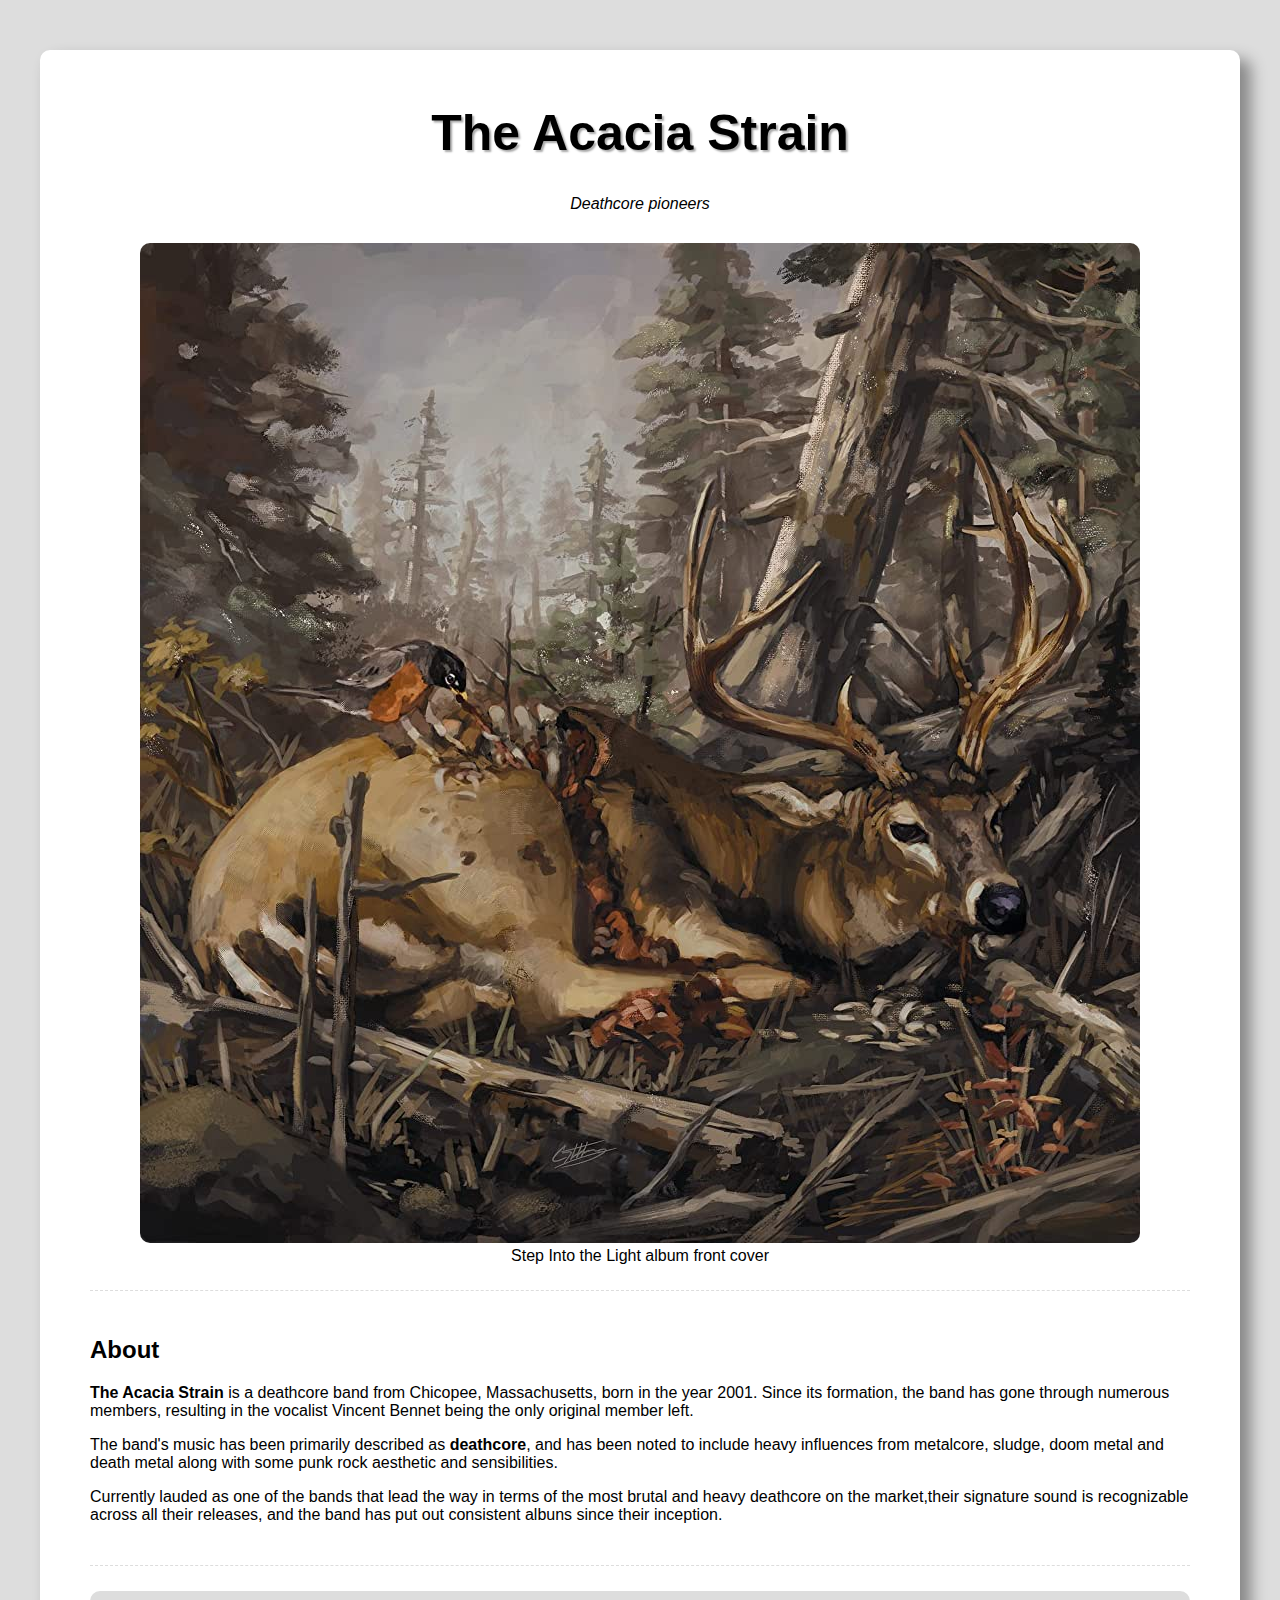
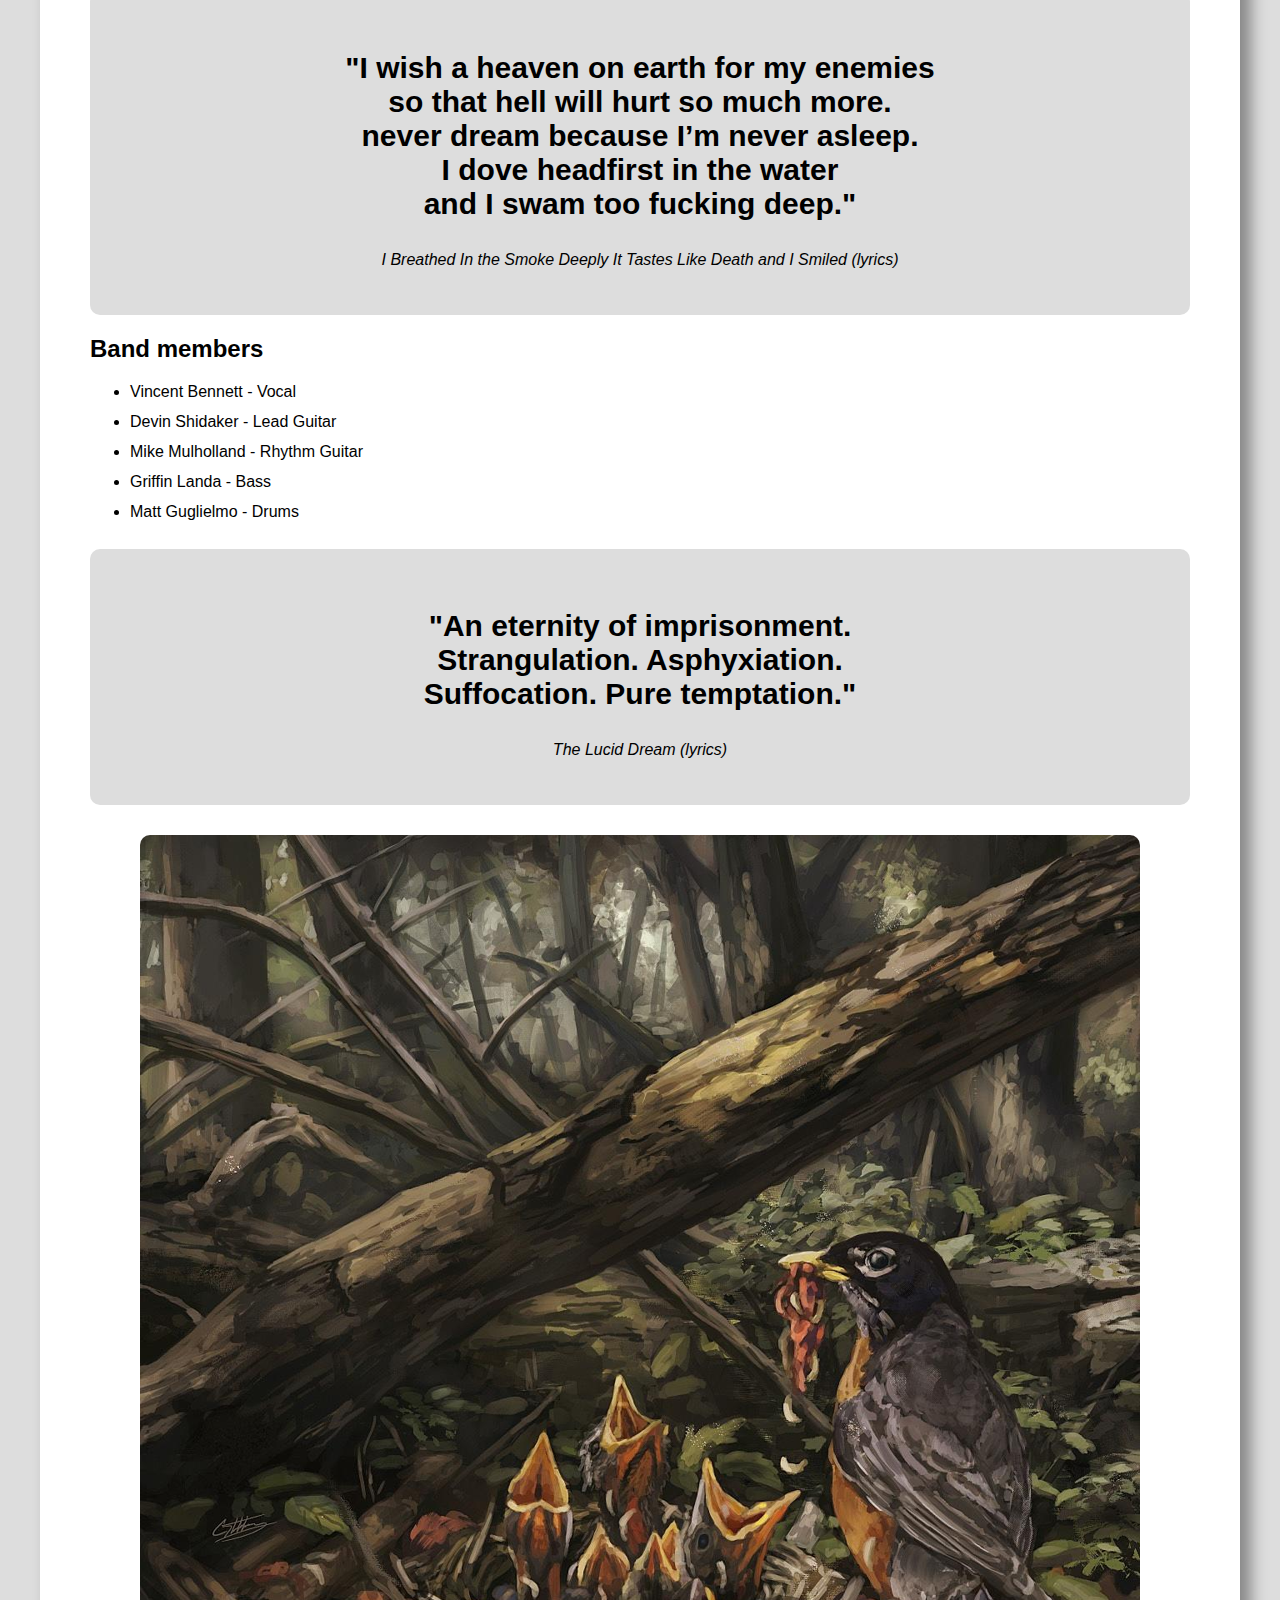
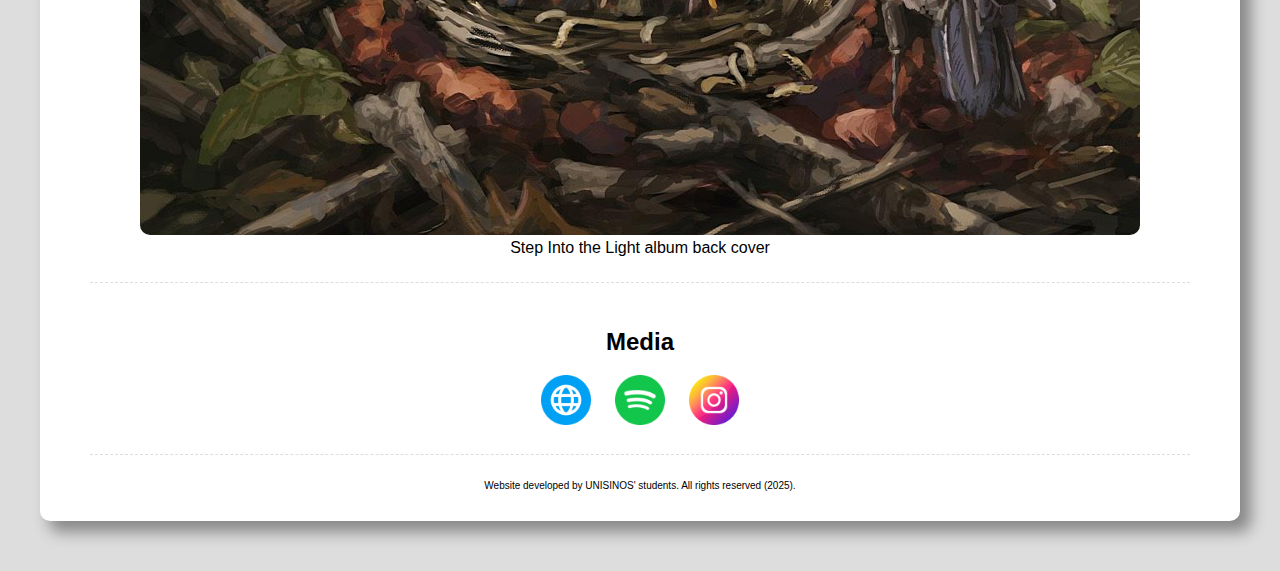
<file: ProjetoGuiado1/index.html>
<!DOCTYPE html>
<html lang="en">
<head>
    <meta charset="UTF-8">
    <meta name="viewport" content="width=device-width, initial-scale=1.0">
    <title>Projeto Guiado #1</title>
    <link rel="stylesheet" href="css/styles.css">
</head>
<body>
    <div class="container">

        <!--Cabeçalho-->
        <div class="header">
            <h1 class="main-title">The Acacia Strain</h1>
            <p class="main-paragraph">Deathcore pioneers</p>

            <div class="featured-image">

                <!--Tag semântica p/ encapsular imagens-->
                <figure>
                    <img src="img/img_cd1.bmp" alt="Step Into the Light album front cover" class="large-img">
                    <figcaption>Step Into the Light album front cover</figcaption>
                </figure>
            </div>
        </div>
        <!--/Cabeçalho-->

        <!--Biografia-->
        <div class="biography-container">
            <h2>About</h2>
            <p>
                <span class="bold">The Acacia Strain</span> is a deathcore band from Chicopee,
                Massachusetts, born in the year 2001. Since its formation, the band has gone through
                numerous members, resulting in the vocalist Vincent Bennet being the only original member left.
            </p>

            <p>
                The band's music has been primarily described as <span class="bold">deathcore</span>, and has been
                noted to include heavy influences from <span>metalcore</span>, <span>sludge</span>, <span>doom metal</span>
                and <span>death metal</span> along with some <span>punk rock</span> aesthetic and sensibilities.
            </p>

            <p>
                Currently lauded as one of the bands that lead the way in terms of the most brutal and heavy
                deathcore on the market,their signature sound is recognizable across all their releases, and 
                the band has put out consistent albuns since their inception.
            </p>
        </div>
        <!--/Biografia-->

        <!--Primeira quote-->
        <div class="quotes-container">
            <!--Tag semântica de citações, que funciona como uma tag p, porém com significado de container de citações-->
            <blockquote>
                "I wish a heaven on earth for my enemies<br />
                so that hell will hurt so much more.<br />
                never dream because I’m never asleep.<br />
                I dove headfirst in the water<br />
                and I swam too fucking deep."
            </blockquote>
            <p>I Breathed In the Smoke Deeply It Tastes Like Death and I Smiled (lyrics)</p>
        </div>
        <!--/Primeira quote-->

        <!--Membros da banda-->
        <div class="members-container">
            <h2>Band members</h2>
            <ul>
                <li>Vincent Bennett - Vocal</li>
                <li>Devin Shidaker - Lead Guitar</li>
                <li>Mike Mulholland - Rhythm Guitar</li>
                <li>Griffin Landa - Bass</li>
                <li>Matt Guglielmo - Drums</li>
            </ul>
        </div>
        <!--/Membros da banda-->

        <!--Segunda quote-->
        <div class="quotes-container">
            <blockquote>
                "An eternity of imprisonment.<br />
                Strangulation. Asphyxiation.<br />
                Suffocation. Pure temptation."
            </blockquote>
            <p>The Lucid Dream (lyrics)</p>
        </div>
        <!--/Segunda quote-->

        <!--Segunda imagem-->
        <div class="featured-image">
            <!--Tag semântica p/ encapsular imagens-->
            <figure>
                <img src="img/img_cd2.bmp" alt="Step Into the Light album back cover" class="large-img">
                <figcaption>Step Into the Light album back cover</figcaption>
            </figure>
        </div>
        <!--/Segunda imagem-->

        <!--Media-->
        <div class="media-container">
            <h2>Media</h2>
            <a href="https://www.google.com.br" target="_blank"><img src="img/img_site.png" alt="Visit our website" /></a>
            <a href="https://www.spotify.com" target="_blank"><img src="img/img_spotify.png" alt="Listen to our music" /></a>
            <a href="https://www.instagram.com" target="_blank"><img src="img/img_insta.png" alt="Follow us on Instagram" /></a>
        </div>
        <!--/Media-->

        <!--Rodapé-->
        <div class="footer">
            <p>Website developed by UNISINOS' students. All rights reserved (2025).</p>
        </div>
        <!--/Rodapé-->

    </div>
    
</body>
</html>
</file>
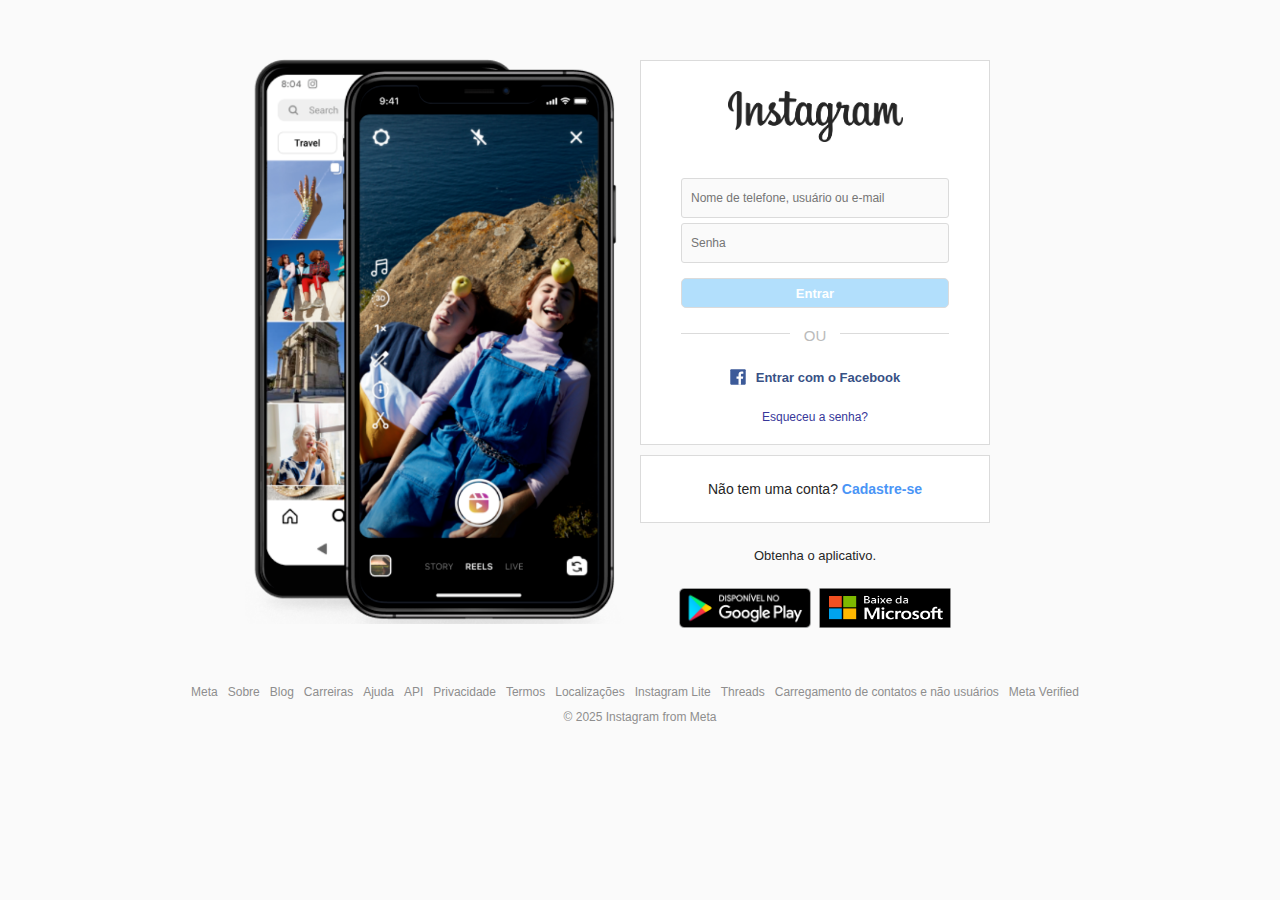
<file: ProjetoGuiado3/index.html>
<!DOCTYPE html>
<html lang="pt-br">
<head>
    <meta charset="UTF-8">
    <meta name="viewport" content="width=device-width, initial-scale=1.0">
    <title>Instagram</title>
    <link rel="stylesheet" href="css/styles.css">
    <link rel="shortcut icon" href="img/favicon.png" type="image/x-icon">
</head>
<body>

    <main>
        <div class="main-container">
            <!--Banner que mostra os celulares-->
            <div id="banner-container">
                <img src="img/banner2.png" alt="Crie sua conta no Instagram!">
            </div>

            <!--Form de Login e Cadastro-->
            <div id="form-container">
                <div id="form-box">
                    <img src="img/logo_instagram.png" id="logo-insta" alt="Instagram">
                    <form id="login-form">
                        <input type="text" name="username" placeholder="Nome de telefone, usuário ou e-mail" />
                        <input type="password" name="password" placeholder="Senha" />
                        <input type="submit" value="Entrar">
                    </form>

                    <div class="separator">
                        <div class="line"></div>
                        <span>Ou</span>
                    </div>

                    <div id="other-links">
                        <div id="facebook-login">
                            <a href="https://www.facebook.com.br">
                                <img src="img/logo_facebook.svg" alt="Facebook" />
                                <span>Entrar com o Facebook</span>
                            </a>
                        </div>

                        <div id="forgot-pass">
                            <a href="#">Esqueceu a senha?</a>
                        </div>
                    </div>
                </div>

                <div id="register-container">
                    <p>Não tem uma conta? <a href="#">Cadastre-se</a></p>
                </div>

                <div id="get-app-container">
                    <p>Obtenha o aplicativo.</p>
                    <a href="www.google.com"><img src="img/gplay_btn.png" alt="Google Play"></a>
                    <a href="www.microsoft.com"><img src="img/microsoft_btn.png" alt="Microsoft Store"></a>
                </div>
            </div>

        </div>
    </main>

    <!--Rodapé-->
    <footer>
        <nav>
            <ul id="footer-links">
                <li><a href="#">Meta</a></li>
                <li><a href="#">Sobre</a></li>
                <li><a href="#">Blog</a></li>
                <li><a href="#">Carreiras</a></li>
                <li><a href="#">Ajuda</a></li>
                <li><a href="#">API</a></li>
                <li><a href="#">Privacidade</a></li>
                <li><a href="#">Termos</a></li>
                <li><a href="#">Localizações</a></li>
                <li><a href="#">Instagram Lite</a></li>
                <li><a href="#">Threads</a></li>
                <li><a href="#">Carregamento de contatos e não usuários</a></li>
                <li><a href="#">Meta Verified</a></li>
            </ul>
            <p id="copyright">&copy; 2025 Instagram from Meta</p>
        </nav>
    </footer>
    
</body>
</html>
</file>
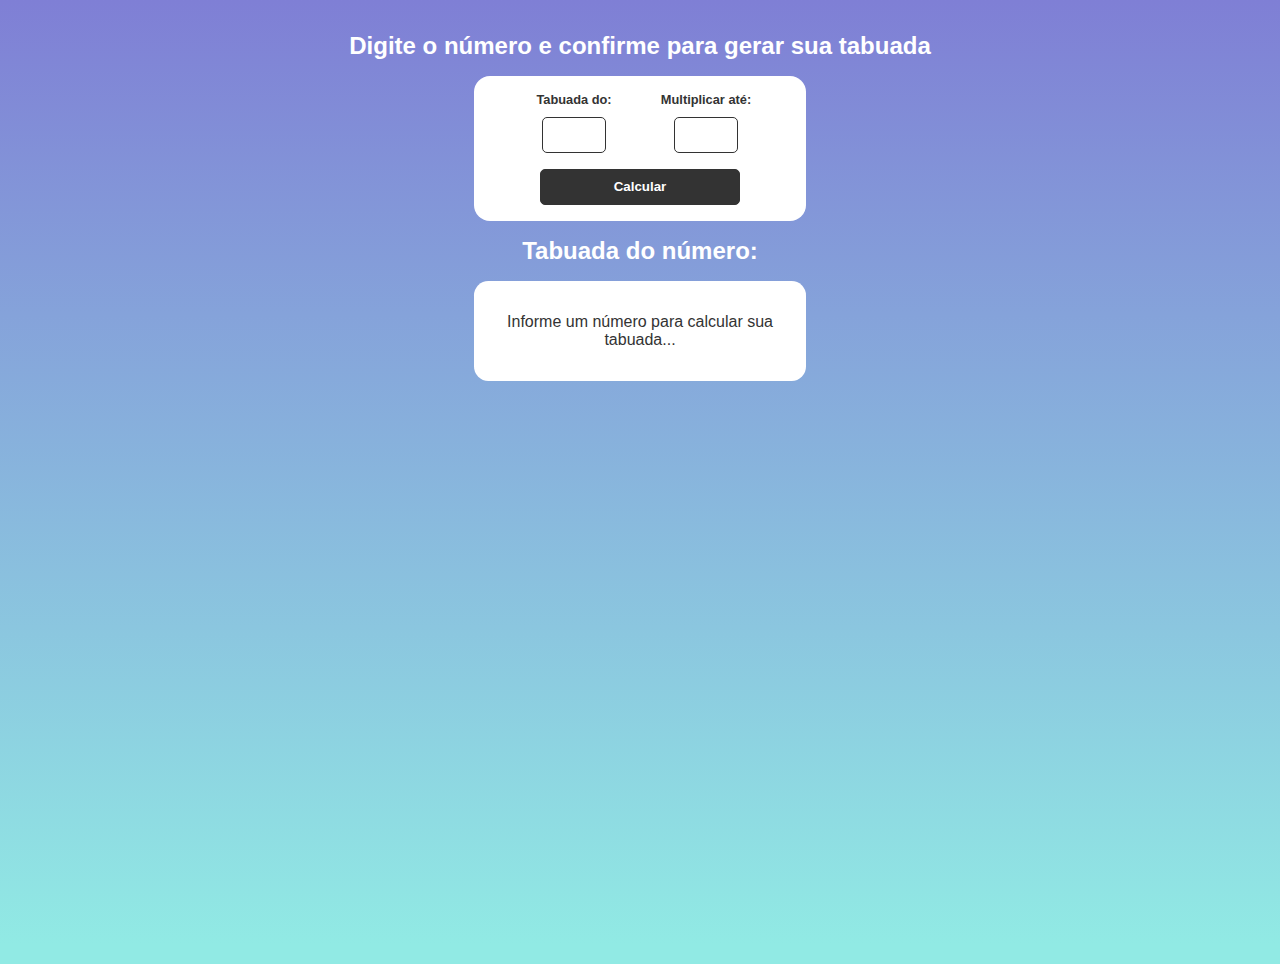
<file: ProjetoGuiado4/index.html>
<!DOCTYPE html>
<html lang="pt-br">
<head>
    <meta charset="UTF-8">
    <meta name="viewport" content="width=device-width, initial-scale=1.0">
    <title>Nossa tabuada</title>
    <link rel="stylesheet" href="css/styles.css">
    <script src="js/scripts.js" defer></script>
</head>
<body>

    <h2>Digite o número e confirme para gerar sua tabuada</h2>
    <form id="top-form">
        <div class="form-control">
            <label for="number-from">Tabuada do:</label>
            <input type="text" id="number-from" name="number-from">
        </div>

        <div class="form-control">
            <label for="number-to">Multiplicar até:</label>
            <input type="text" id="number-to" name="number-to">
        </div>

        <input type="submit" value="Calcular">
    </form>

    <div id="tabuada-container">
        <h2 id="multiplication-title">Tabuada do número: <span></span></h2>

        <div id="tabuada-operations-container">
            <p>Informe um número para calcular sua tabuada...</p>
        </div>

    </div>
    
</body>
</html>
</file>
<file: ProjetoGuiado1/css/styles.css>
body {
    background-color: #DDD;
    font-family: Arial, Helvetica, sans-serif;
}

.container {
    background-color: #FFF;
    max-width: 1100px;
    padding: 20px 50px;

    /*Centralizando a div container*/
    position: relative;
    margin: 50px auto;
    
    border-radius: 10px;
    box-shadow: 10px 10px 15px 1px #888;
    /* offset-v, offset-h, blur-radius, spread-radius, cor*/
}

.header {
    text-align: center;
}

.main-title {
    font-size: 50px;
    text-shadow: 2px 2px 2px darkgrey;
}

.main-paragraph {
    font-style: italic;
}

.featured-image {
    text-align: center;
    margin-top: 30px;
}

.large-img {
    border-radius: 10px;
}

.biography-container {
    padding: 25px 0;
    margin: 25px 0;
    border-top: 1px dashed #DDD;
    border-bottom: 1px dashed #DDD;
}

.bold {
    font-weight: bold;
}

.quotes-container {
    background-color: #DDD;
    padding: 30px;
    border-radius: 10px;
}

.quotes-container blockquote {
    font-weight: bold;
    font-size: 30px;
    text-align: center;
}

.quotes-container p {
    font-style: italic;
    text-align: center;
}

.members-container li {
    height: 30px;
}

.media-container {
    padding: 25px 0;
    margin: 25px 0;
    border-top: 1px dashed #DDD;
    border-bottom: 1px dashed #DDD;
    text-align: center;
}

.media-container img {
    height: 50px;
    margin: 0px 10px;
}

.footer {
    text-align: center;
    font-size: 10px;
}
</file>
<file: ProjetoGuiado4/css/styles.css>
* {
    padding: 0;
    margin: 0;
    font-family: Arial, Helvetica, sans-serif;
}

body {
    text-align: center;
    padding: 2rem;
    min-height: 100vh;
    background: linear-gradient(180deg, #7F7FD5 0%, #91EAE4 98%);
    color: #FFF;
}

h2 {
    margin-bottom: 1rem;
}

#top-form {
    display: flex;
    justify-content: center;
    align-items: center;
    flex-wrap: wrap;
    max-width: 300px;
    margin: 1rem auto;
    padding: 1rem;
    background-color: #FFF;
    border-radius: 1rem;
    color: #333;
}

.form-control {
    display: flex;
    flex-direction: column;
    align-items: center;
    width: 100px;
    margin: 0 1rem;
}

.form-control label {
    margin-bottom: 0.6rem;
    font-size: 0.8rem;
    font-weight: bold;
}

.form-control input {
    margin-bottom: 1rem;
    flex: 1;
    padding: 0.6rem 0.4rem;
    width: 50px;
    border: 1px solid #333;
    border-radius: 5px;
    text-align: center;
}

#top-form input[type="submit"] {
    max-height: 50px;
    padding: 0.6rem 0.4rem;
    width: 200px;
    color: #FFF;
    background-color: #333;
    border: 1px solid #333;
    border-radius: 5px;
    cursor: pointer;
    font-weight: bold;
}

#tabuada-operations-container {
    display: flex;
    flex-direction: column;
    align-items: center;
    max-width: 300px;
    margin: 1rem auto;
    padding: 2rem 1rem;
    background-color: #FFF;
    color: #333;
    border-radius: 0.9rem;
}

#tabuada-operations-container .row {
    display: flex;
    justify-content: center;
    border: 1px solid #CCC;
    border-bottom: none;
    padding: 0.5rem;
    width: 150px;
}

#tabuada-operations-container .row:last-child {
    border: 1px solid #CCC;
}

#tabuada-operations-container .result {
    margin-left: 0.4rem;
}
</file>
<file: ProjetoGuiado3/css/styles.css>
/*Reset no CSS padrão do browser*/
* {
    margin: 0;
    padding: 0;
    box-sizing: border-box;
    font-family: Arial, Helvetica, sans-serif;
}

body {
    background-color: #FAFAFA;
}

/*CONTAINERS*/
.main-container {
    display: flex;
    margin-top: 30px;
}

#banner-container,
#form-container {
    flex: 1 1 0;
    width: 50%;
}

#banner-container {
    text-align: right;
}

#banner-container img {
    width: 100%;
    margin-right: 15px;
    margin-top: 25px;
    max-width: 380px;
}

#form-container {
    text-align: center;
}

/*LOGIN FORM*/
#form-box {
    background-color: #FFF;
    border: 1px solid #DBDBDB;
    width: 350px;
    margin-top: 30px;
}

#logo-insta {
    width: 175px;
    height: 51px;
    margin: 30px auto 12px; /*top: 30px laterais: auto bot: 12px*/
}

#login-form {
    margin-top: 20px;
}

#login-form input {
    display: block;
    font-size: 12px;
    padding: 12px 9px;
    background-color: #FAFAFA;
    border: 1px solid #DBDBDB;
    border-radius: 3px;
    width: 268px;
    margin: 5px auto;
}

#login-form input[type="submit"] {
    background-color: #B2DFFC;
    color: #FFF;
    margin-top: 15px;
    border-radius: 5px;
    height: 30px;
    font-size: 13px;
    padding: 0;
    font-weight: bold;
}

/*SEPARATOR*/
.separator {
    position: relative;
}

.line {
    border-top: 1px solid #DBDBDB;
    width: 268px;
    margin: 25px auto 35px;
}

.separator span {
    position: absolute;
    text-transform: uppercase;
    color: #BBB;
    top: -6px;
    height: 30px;
    width: 50px;
    background-color: #FFF;
    margin-left: -25px;
    font-size: 15px;
}

/*FACEBOOK-LOGIN*/
#facebook-login {
    margin-bottom: 25px;
}

#facebook-login a {
    text-decoration: none; /*Tira o sublinhado do link*/
    color: #385185;
    display: flex;
    align-items: center;
    justify-content: center;
}

#facebook-login img {
    width: 16px;
    height: 16px;
    margin-right: 10px;
}

#facebook-login span {
    font-weight: bold;
    font-size: 13px;
    margin-top: 1px;
}

/*FORGOT PASSWORD*/
#forgot-pass {
    margin-bottom: 20px;
    font-size: 12px;
}

#forgot-pass a {
    text-decoration: none;
    color: #373799;
}

/*REGISTER*/
#register-container {
    background-color: #FFF;
    border: 1px solid #DBDBDB;
    width: 350px;
    margin-top: 10px;
    padding: 25px;
}

#register-container p {
    font-size: 14px;
    color: #262626;
}

#register-container a {
    text-decoration: none;
    font-weight: bold;
    color: #4A95F6;
}

/*GET APP*/
#get-app-container {
    text-align: center;
    width: 350px;
}

#get-app-container p {
    margin: 25px 0;
    font-size: 13px;
    color: #262626;
}

#get-app-container img {
    width: 136px;
    height: 40px;
    padding: 0 2px;
}

/*RODAPÉ*/
footer {
    text-align: left;
    width: 1000px;
    margin: 50px auto; /*Centraliza a largura*/
    display: flex;
    flex-direction: column;
    justify-content: center;
    align-items: center;
}

footer #footer-links {
    display: flex;
    list-style: none;
}

#footer-links li {
    margin-right: 10px;
}

#footer-links a,
#copyright {
    text-decoration: none;
    color: #8E8E8E;
    font-size: 12px;
}

#copyright {
    margin-top: 10px;
    text-align: center;
}

/*RESPONSIVE*/
@media (max-width: 450px) {
    body {
        background-color: #FFF;
    }

    /*Imagem do celular irá sumir*/
    #banner-container {
        display: none;
    }

    .main-container,
    #form-box {
        margin-top: 0px;
    }

    /*Faz com que o formulário ocupe toda a largura e retira sua borda*/
    #form-container,
    #form-box,
    #register-container,
    #get-app-container {
        width: 100%;
        border: none;
    }

    /*Nosso footer passa a ocupar 90% da largura*/
    footer {
        width: 90%
    }

    #footer-links {
        flex-wrap: wrap; /*Põem os items de footer um abaixo do outro, ao invés de gerar scroll horizontal*/
        justify-content: center;        
        margin-bottom: 10px;
    }
}
</file>
